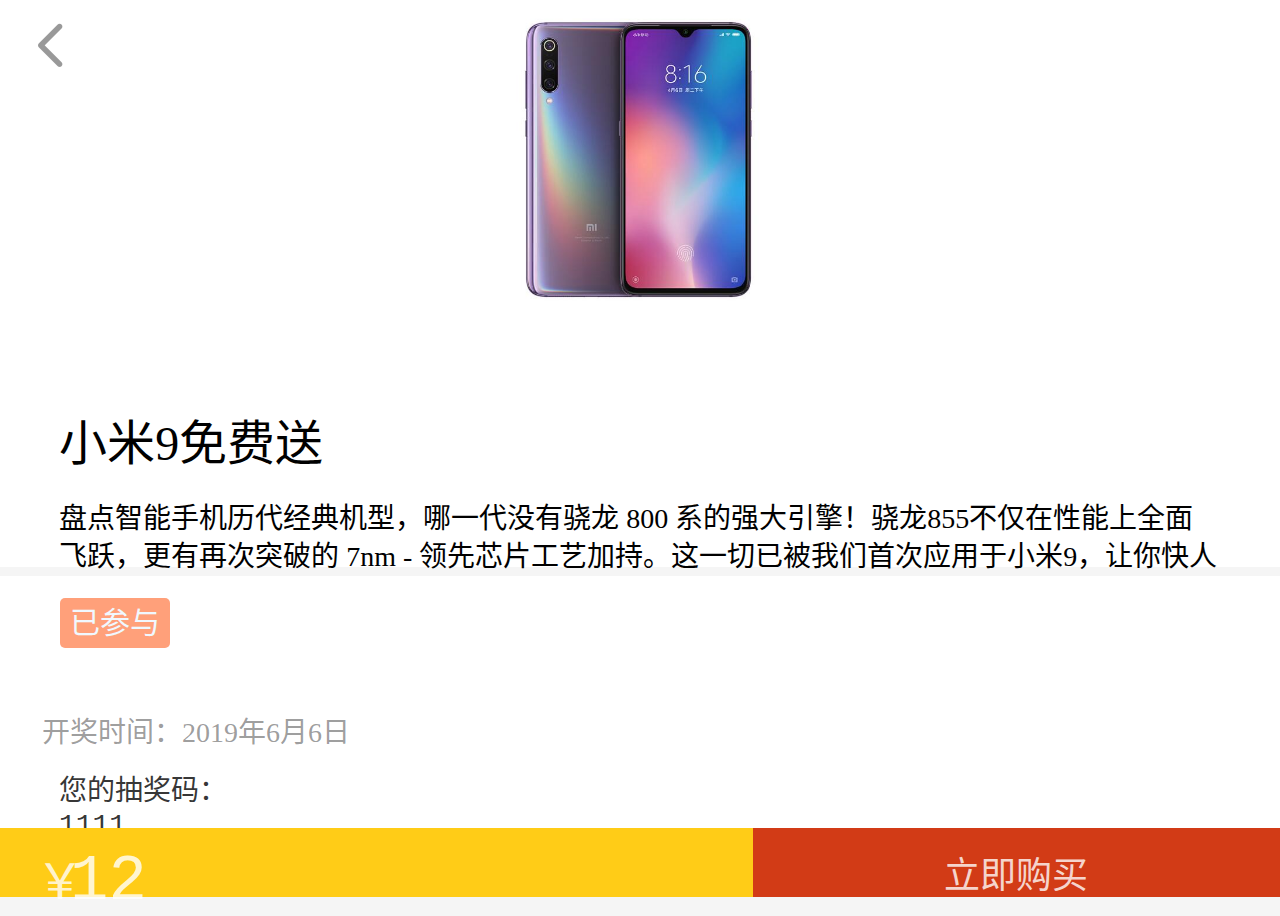
<file: index.html>
<!DOCTYPE html>
<!--<html>
<head>
    <meta charset="utf-8" />
    <meta http-equiv="X-UA-Compatible" content="IE=edge">
    <title>Github Page demo</title>
    <meta name="viewport" content="width=device-width, initial-scale=1">
    <link rel="stylesheet" type="text/css" media="screen" href="main.css" />
    <script src="index.js"></script>
</head>
<body>
    <div id="main-content">
		
    </div>
	<div>
		<a href="/activity_detail.html">活动详情</a>
	</div>
</body>
</html>-->

<html lang="zh-CN">
    <head>
        <meta charset="UTF-8">
        <meta name="viewpoint" content="width=device-width, user-scalable=no, initial-scale=1.0, maximum-scale=1.0, minimum-scale=1.0">
        <title>活动详情</title>
        <link rel="stylesheet" type="text/css" href="detail.css">
    </head>

    <body>
        <div class="main">
            <div class="detail">
                <div class="banner">
                    <img src="photo/xiaomi9.jpg" class="activityImage" alt="Loading..."/>
                    <a class="backButton" href="#">
                        <span><img src="photo/backward.png" class="backward"/></span>
                    </a>
                </div>
                <div class="infomation">
                    <div class="activityTitle">小米9免费送</div>
                    <div class="activityDescription">
                        盘点智能手机历代经典机型，哪一代没有骁龙 800 系的强大引擎！骁龙855不仅在性能上全面飞跃，更有再次突破的 7nm - 领先芯片工艺加持。这一切已被我们首次应用于小米9，让你快人一步领略科技魅力。
                    </div>
                </div>
            </div>
            <div class="status">
                <div class="joined">已参与</div>
                <div class="activityLotteryStrattime">开奖时间：2019年6月6日</div>
                <div class="codeList">您的抽奖码：<br/><samp class="lotteryCode">1111<br/>2222<samp></div>
            </div>
        
            <div class="bottom">
                <div class="price">
                    <div class="priceText">
                        <div class="flag"><samp>￥</samp></div>
                        <div class="amount"><samp class="buyAmount">12</samp></div>
                    </div>
                </div>
                <div class="buy">
                    <p class="buyButton">立即购买</p>
                </div>
            </div>
        </div>
    </body>
</html>
</file>
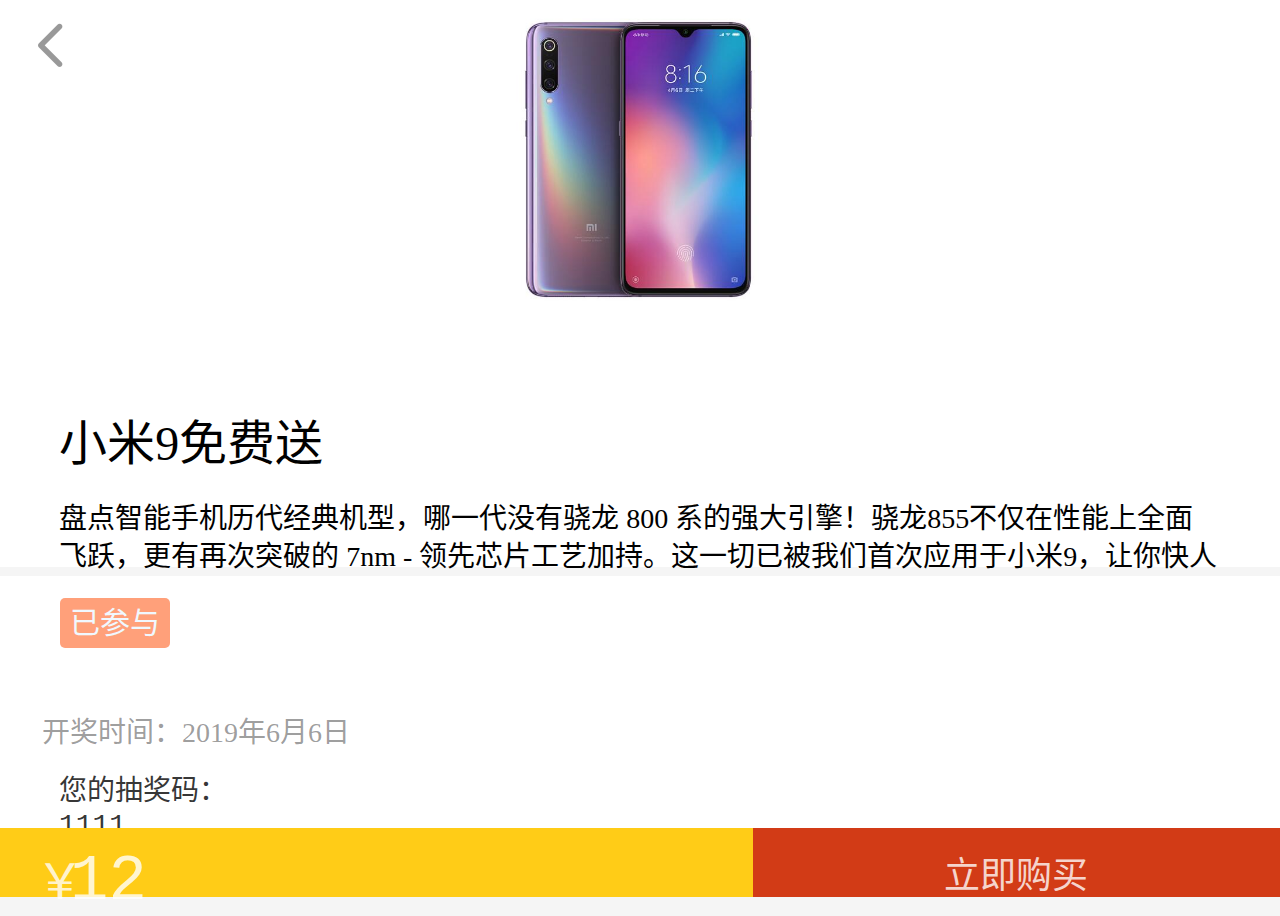
<file: activity_detail.html>
<!DOCTYPE html>

<html lang="zh-CN">
    <head>
        <meta charset="UTF-8">
        <meta name="viewpoint" content="width=device-width, user-scalable=no, initial-scale=1.0, maximum-scale=1.0, minimum-scale=1.0">
        <title>活动详情</title>
        <link rel="stylesheet" type="text/css" href="detail.css">
        <!--<link rel="stylesheet" type="text/css" href="css/bootstrap.min.css"> 
        <script type="text/javascript" src="js/jquery-3.0.0.min.js"></script>
        <script type="text/javascript" src="js/bootstrap.min.js"></script> -->
    </head>

    <body>
        <div class="main">
            <div class="detail">
                <div class="banner">
                    <img src="photo/xiaomi9.jpg" class="activityImage" alt="Loading..."/>
                    <a class="backButton" href="#">
                        <span><img src="photo/backward.png" class="backward"/></span>
                    </a>
                </div>
                <div class="infomation">
                    <div class="activityTitle">小米9免费送</div>
                    <div class="activityDescription">
                        盘点智能手机历代经典机型，哪一代没有骁龙 800 系的强大引擎！骁龙855不仅在性能上全面飞跃，更有再次突破的 7nm - 领先芯片工艺加持。这一切已被我们首次应用于小米9，让你快人一步领略科技魅力。
                    </div>
                </div>
            </div>
            <div class="status">
                <div class="joined">已参与</div>
                <div class="activityLotteryStrattime">开奖时间：2019年6月6日</div>
                <div class="codeList">您的抽奖码：<br/><samp class="lotteryCode">1111<br/>2222<samp></div>
            </div>
        
            <div class="bottom">
                <div class="price">
                    <div class="priceText">
                        <div class="flag"><samp>￥</samp></div>
                        <div class="amount"><samp class="buyAmount">12</samp></div>
                    </div>
                </div>
                <div class="buy">
                    <p class="buyButton">立即购买</p>
                </div>
            </div>
        </div>
    </body>
</html>
</file>
<file: main.css>
#main-content {
  font-size: 36px;
  font-weight: bold;
  padding: 16px;
}
</file>
<file: detail.css>
/**
 *  avtivity detail
 *
 **/

 *{margin: 0; padding: 0;}

 html, body{position: absolution; width: 100%; height: 100%;}
@media screen and (min-width:321px) and (max-width:375px){html{font-size:11px}}
@media screen and (min-width:376px) and (max-width:414px){html{font-size:12px}}
@media screen and (min-width:415px) and (max-width:639px){html{font-size:15px}}
@media screen and (min-width:640px) and (max-width:719px){html{font-size:20px}}
@media screen and (min-width:720px) and (max-width:749px){html{font-size:22.5px}}
@media screen and (min-width:750px) and (max-width:799px){html{font-size:23.5px}}
@media screen and (min-width:800px) and (max-width:849px){html{font-size:24.5px}}
@media screen and (min-width:850px) and (max-width:899px){html{font-size:25.5px}}
@media screen and (min-width:900px) and (max-width:949px){html{font-size:27px}}
@media screen and (min-width:950px){html{font-size:28px}}

body{overflow:-Scroll;overflow-x:hidden; background-color: #f5f5f5; font-family: FZLTHJW--GB1-0; color: #000000; /*font-family: "微软雅黑";*/}/*移动端*/

 /*
  .float_left {float: left; display: inline;}
 .float_right{float: right; display: inline;}
 .clear_float:after{display: block; clear: both; content: ""; visibility: hidden; height: 0; }
 .clear_float{zoom:1}
 padding-top: 1.5rem;
*/

 .main{width: 100%; height: 100%;}
    .detail{width: 100%; height: 63%; background-color: #fff;}
        .banner{width: 100%; height: 56.37%; text-align: center;}
            .activityImage{max-width: 100%; max-height: 100%;}
            .backButton{width: 2.3%; height: 2.2%; position: absolute; left: 2.8%; top: 2.6%;}
            .backward{filter:brightness(60%);}
        .infomation{width: 90.7%; height: 36.02%; margin-left: 4.63%;}
            .activityTitle{font-size: 1.714rem; line-height: 2.286rem; margin-top: 8%}
            .activityDescription{display: block; font-size: 1rem; line-height: 1.36rem; margin-top: 2%}
    .status{width: 100%; height: 28%; position: relative; top: 1.04%; background-color: #fff}
        .joined{width: 3.929rem; height: 1.786rem; position: relative; left: 4.68%; top: 8.76%; background-color: lightsalmon;
                text-align: center; font-size: 1.074rem; color: aliceblue;
                border-radius:5px;}
        .activityLotteryStrattime{margin-left: 1.5rem; margin-top: 3rem; font-size: 1rem; color: rgba(0,0,0,0.40);}
        .codeList{display: block; width: 6rem; position: relative; left: 4.6%; top: 6.95%; font-size: 1rem; color: rgba(0,0,0,0.80);}
    .bottom{width: 100%; height: 7.59%; position: relative; top: 1.04%;}
        .price{width: 58.8%; height: 100%; color: rgba(255,255,255,0.80); background: #FFCC17; float: left;}
            .priceText{width: 95.17%;height:100%; position: relative; left: 4.83%;}
                .flag{font-size: 1.714rem; float: left; position: relative; top: 20%}
                .amount{font-size: 2.286rem; position: relative; left: -2%;top: 18.29%}
        .buy{text-align: center; width: 41.2%; height: 100%; font-size: 1.286rem; color: rgba(255,255,255,0.80); background-color: #D23B16; float: right;}
            .buyButton{position: relative; top: 26.29%}
</file>
